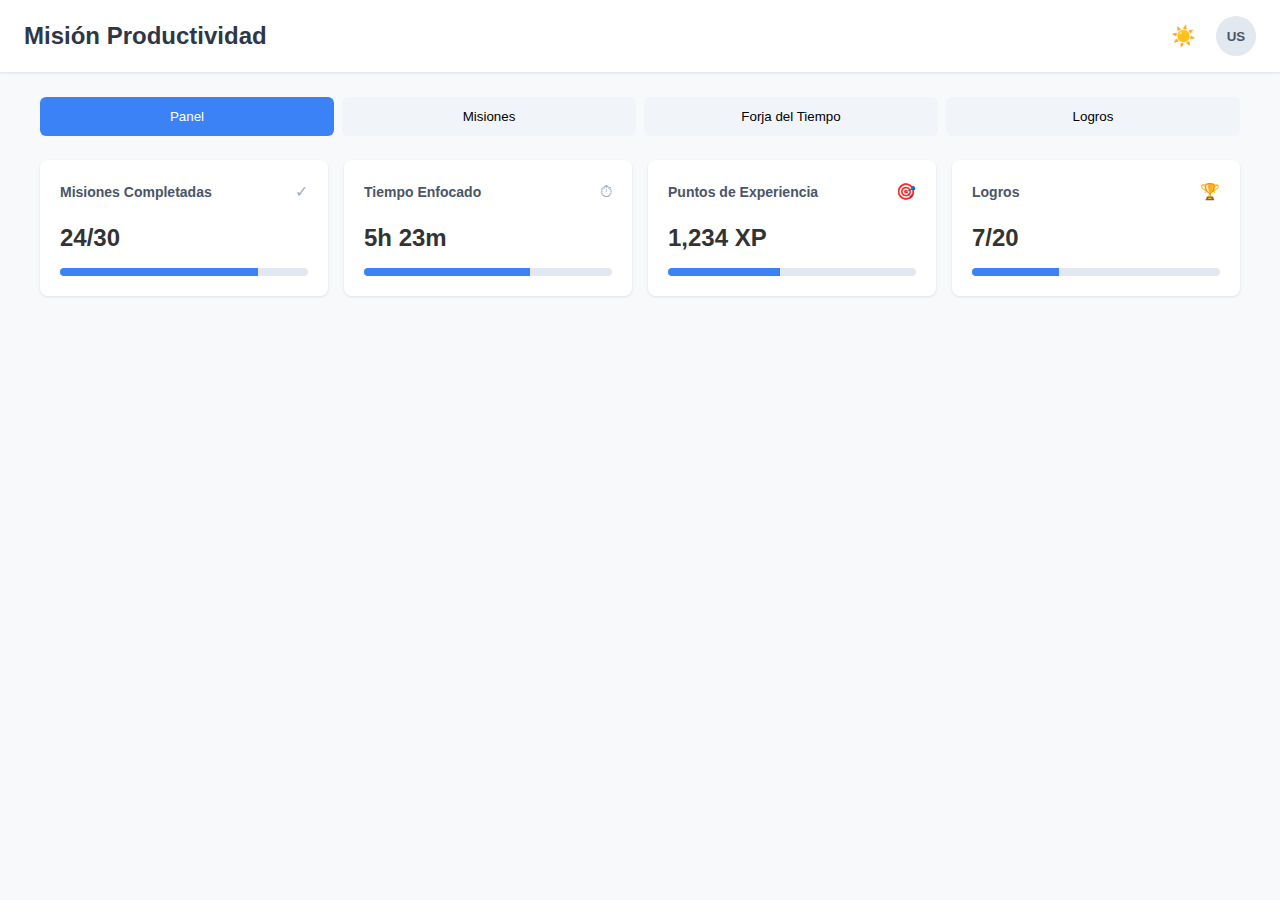
<file: src/main/webapp/index.html>
<!DOCTYPE html>
<html lang="es">
  <head>
    <meta charset="UTF-8" />
    <meta name="viewport" content="width=device-width, initial-scale=1.0" />
    <title>Misión Productividad</title>
    <link rel="stylesheet" href="./css/styles.css" />
  </head>
  <body>
    <div id="app" class="app-container">
      <header class="app-header">
        <h1 class="app-title">Misión Productividad</h1>
        <div class="header-controls">
          <button id="modeToggle" class="mode-toggle" aria-label="Cambiar tema">
            <span class="sun-icon">☀️</span>
            <span class="moon-icon">🌙</span>
          </button>
          <div id="userNav" class="user-nav">
            <button class="user-avatar" aria-label="Menú de usuario">US</button>
            <div class="user-menu hidden">
              <div class="user-info">
                <p class="username">usuario</p>
                <p class="user-level">Nivel 5 Maestro de Productividad</p>
              </div>
              <hr class="menu-divider" />
              <button class="menu-item">
                <span class="icon">👤</span> Perfil
              </button>
              <button class="menu-item">
                <span class="icon">👑</span> Actualizar a Pro
              </button>
              <a href="registro.html" class="menu-item">
                <span class="icon">⚙️</span> Configuración
              </a>
              <hr class="menu-divider" />
              <button class="menu-item">
                <span class="icon">🚪</span> Cerrar sesión
              </button>
              <form action="/testeo/iniciar" method="post">
                <button class="menu-item" type="submit">
                  <span class="icon">🚪</span> Iniciar sesión
                </button>
              </form>
            </div>
          </div>
        </div>
      </header>
      <main class="app-main">
        <div class="tabs-container">
          <div class="tab-list">
            <button class="tab active" data-tab="dashboard">Panel</button>
            <button class="tab" data-tab="todos">Misiones</button>
            <button class="tab" data-tab="timer">Forja del Tiempo</button>
            <button class="tab" data-tab="achievements">Logros</button>
          </div>
          <div id="dashboard" class="tab-content active"></div>
          <div id="todos" class="tab-content"></div>
          <div id="timer" class="tab-content"></div>
          <div id="achievements" class="tab-content"></div>
        </div>
      </main>
    </div>
    <script src="./js/app.js"></script>
  </body>
</html>
</file>
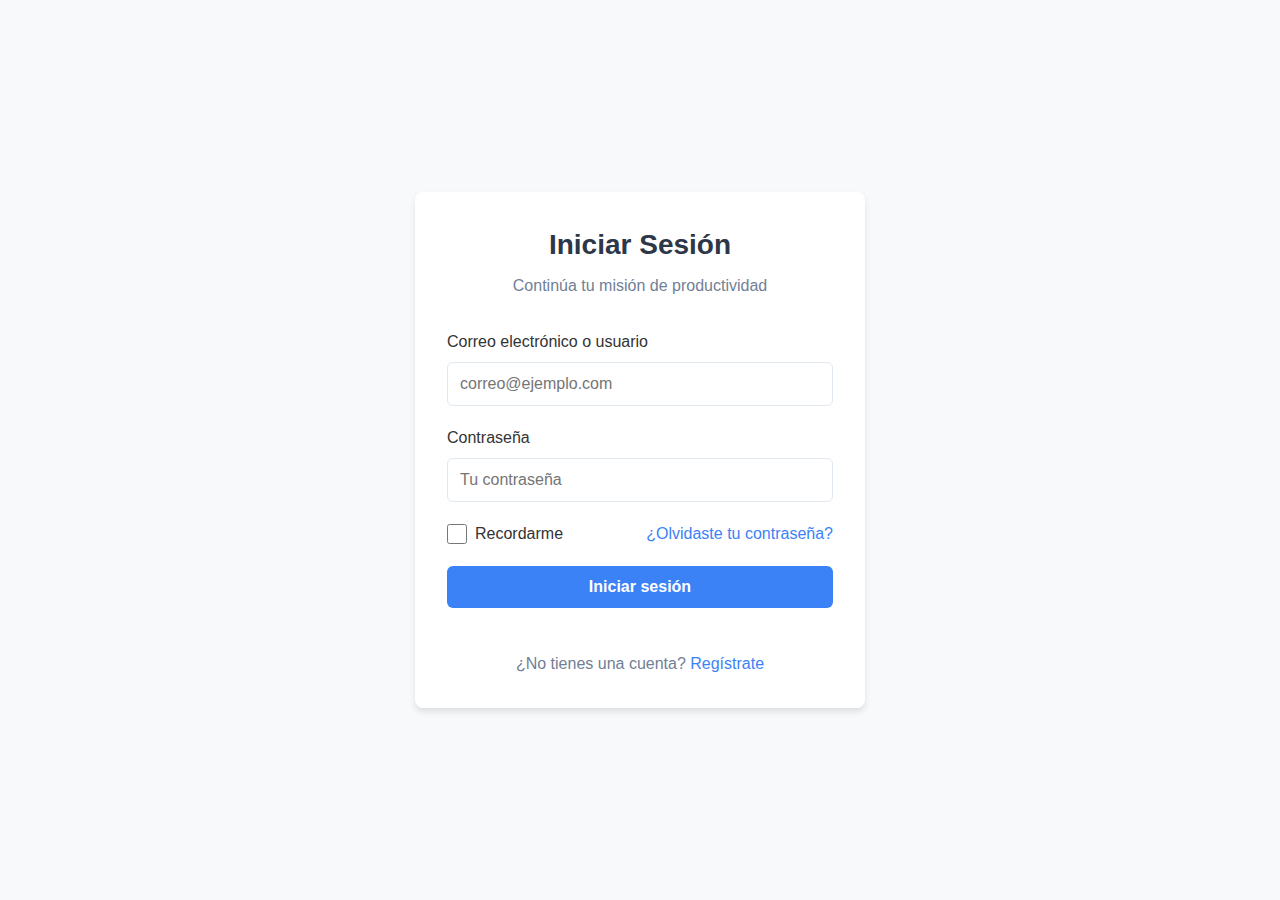
<file: src/main/webapp/login.html>
<!DOCTYPE html>
<html lang="es">
  <head>
    <meta charset="UTF-8" />
    <meta name="viewport" content="width=device-width, initial-scale=1.0" />
    <title>Iniciar Sesión - Misión Productividad</title>
    <link rel="stylesheet" href="css/styles.css" />
    <link rel="stylesheet" href="css/forms.css" />
  </head>
  <body>
    <div class="app-container form-page">
      <div class="form-container">
        <div class="form-header">
          <h1 class="form-title">Iniciar Sesión</h1>
          <p class="form-subtitle">Continúa tu misión de productividad</p>
        </div>

        <form id="loginForm" class="auth-form">
          <div class="form-group">
            <label for="loginEmail">Correo electrónico o usuario</label>
            <input
              type="text"
              id="loginEmail"
              name="loginEmail"
              class="form-input"
              placeholder="correo@ejemplo.com"
              required
            />
          </div>

          <div class="form-group">
            <label for="loginPassword">Contraseña</label>
            <input
              type="password"
              id="loginPassword"
              name="loginPassword"
              class="form-input"
              placeholder="Tu contraseña"
              required
            />
          </div>

          <div class="form-options">
            <div class="checkbox-group">
              <input type="checkbox" id="recordarme" name="recordarme" />
              <label for="recordarme">Recordarme</label>
            </div>
            <a href="#" class="form-link">¿Olvidaste tu contraseña?</a>
          </div>

          <button type="submit" class="form-button">Iniciar sesión</button>

          <div class="form-footer">
            <p>
              ¿No tienes una cuenta?
              <a href="registro.html" class="form-link">Regístrate</a>
            </p>
          </div>
        </form>
      </div>
    </div>

    <!-- <script src="js/forms.js"></script> -->
  </body>
</html>
</file>
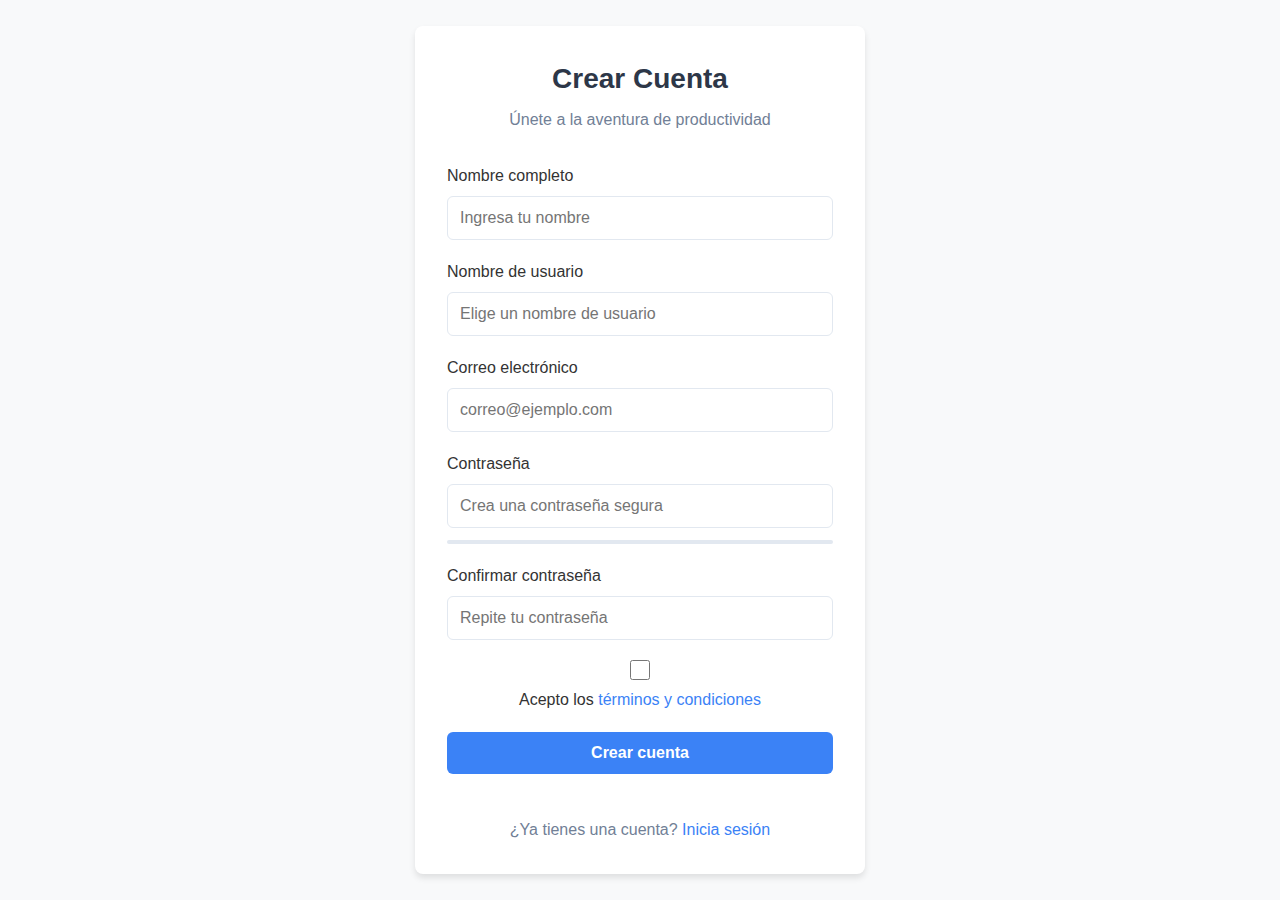
<file: src/main/webapp/registro.html>
<!DOCTYPE html>
<html lang="es">
  <head>
    <meta charset="UTF-8" />
    <meta name="viewport" content="width=device-width, initial-scale=1.0" />
    <title>Registro - Misión Productividad</title>
    <link rel="stylesheet" href="css/styles.css" />
    <link rel="stylesheet" href="css/forms.css" />
  </head>
  <body>
    <div class="app-container form-page">
      <div class="form-container">
        <div class="form-header">
          <h1 class="form-title">Crear Cuenta</h1>
          <p class="form-subtitle">Únete a la aventura de productividad</p>
        </div>

        <form
          id="registroForm"
          class="auth-form"
          method="post"
          action="/testeo/registro-post"
        >
          <div class="form-group">
            <label for="nombre">Nombre completo</label>
            <input
              type="text"
              id="nombre"
              name="nombre"
              class="form-input"
              placeholder="Ingresa tu nombre"
              required
            />
          </div>

          <div class="form-group">
            <label for="usuario">Nombre de usuario</label>
            <input
              type="text"
              id="usuario"
              name="usuario"
              class="form-input"
              placeholder="Elige un nombre de usuario"
              required
            />
          </div>

          <div class="form-group">
            <label for="email">Correo electrónico</label>
            <input
              type="email"
              id="email"
              name="email"
              class="form-input"
              placeholder="correo@ejemplo.com"
              required
            />
          </div>

          <div class="form-group">
            <label for="password">Contraseña</label>
            <input
              type="password"
              id="password"
              name="password"
              class="form-input"
              placeholder="Crea una contraseña segura"
              required
            />
            <div class="password-strength" id="passwordStrength"></div>
          </div>

          <div class="form-group">
            <label for="confirmPassword">Confirmar contraseña</label>
            <input
              type="password"
              id="confirmPassword"
              name="confirmPassword"
              class="form-input"
              placeholder="Repite tu contraseña"
              required
            />
          </div>

          <div class="form-group checkbox-group">
            <input type="checkbox" id="terminos" name="terminos" />
            <label for="terminos"
              >Acepto los
              <a href="#" class="form-link">términos y condiciones</a></label
            >
          </div>

          <button type="submit" class="form-button">Crear cuenta</button>

          <div class="form-footer">
            <p>
              ¿Ya tienes una cuenta?
              <a href="login.html" class="form-link">Inicia sesión</a>
            </p>
          </div>
        </form>
      </div>
    </div>

    <!-- <script src="js/forms.js"></script> -->
  </body>
</html>
</file>
<file: src/main/webapp/css/forms.css>
/* Estilos para los formularios de autenticación */
.form-page {
  display: flex;
  justify-content: center;
  align-items: center;
  min-height: 100vh;
  background-color: #f8f9fa;
  padding: 1rem;
}

.form-container {
  width: 100%;
  max-width: 450px;
  background-color: white;
  border-radius: 0.5rem;
  box-shadow: 0 4px 6px rgba(0, 0, 0, 0.1);
  padding: 2rem;
}

.form-header {
  text-align: center;
  margin-bottom: 2rem;
}

.form-title {
  font-size: 1.75rem;
  font-weight: 700;
  color: #2d3748;
  margin-bottom: 0.5rem;
}

.form-subtitle {
  color: #718096;
  font-size: 1rem;
}

.auth-form {
  display: flex;
  flex-direction: column;
  gap: 1.25rem;
}

.form-group {
  display: flex;
  flex-direction: column;
  gap: 0.5rem;
}

.form-input {
  padding: 0.75rem;
  border: 1px solid #e2e8f0;
  border-radius: 0.375rem;
  font-size: 1rem;
  transition: border-color 0.2s, box-shadow 0.2s;
}

.form-input:focus {
  outline: none;
  border-color: #3b82f6;
  box-shadow: 0 0 0 3px rgba(59, 130, 246, 0.3);
}

.form-input.error {
  border-color: #e53e3e;
}

.error-message {
  color: #e53e3e;
  font-size: 0.875rem;
  margin-top: 0.25rem;
}

.checkbox-group {
  display: flex;
  align-items: center;
  gap: 0.5rem;
}

.checkbox-group input[type="checkbox"] {
  width: 1.25rem;
  height: 1.25rem;
}

.form-options {
  display: flex;
  justify-content: space-between;
  align-items: center;
  flex-wrap: wrap;
  gap: 0.5rem;
}

.form-button {
  padding: 0.75rem 1.5rem;
  background-color: #3b82f6;
  color: white;
  border: none;
  border-radius: 0.375rem;
  font-weight: 600;
  font-size: 1rem;
  cursor: pointer;
  transition: background-color 0.2s;
}

.form-button:hover {
  background-color: #2563eb;
}

.form-footer {
  text-align: center;
  margin-top: 1.5rem;
  color: #718096;
}

.form-link {
  color: #3b82f6;
  text-decoration: none;
  font-weight: 500;
  transition: color 0.2s;
}

.form-link:hover {
  color: #2563eb;
  text-decoration: underline;
}

.password-strength {
  height: 4px;
  width: 100%;
  background-color: #e2e8f0;
  border-radius: 2px;
  margin-top: 0.25rem;
  overflow: hidden;
}

.password-strength::before {
  content: "";
  display: block;
  height: 100%;
  width: 0;
  transition: width 0.3s, background-color 0.3s;
}

.password-strength.weak::before {
  width: 33%;
  background-color: #e53e3e;
}

.password-strength.medium::before {
  width: 66%;
  background-color: #ecc94b;
}

.password-strength.strong::before {
  width: 100%;
  background-color: #48bb78;
}

/* Estilos para modo oscuro */
body.dark .form-page {
  background-color: #1a202c;
}

body.dark .form-container {
  background-color: #2d3748;
}

body.dark .form-title {
  color: #e2e8f0;
}

body.dark .form-subtitle {
  color: #a0aec0;
}

body.dark .form-input {
  background-color: #2d3748;
  border-color: #4a5568;
  color: #e2e8f0;
}

body.dark .form-input:focus {
  border-color: #3b82f6;
}

body.dark .form-footer {
  color: #a0aec0;
}

body.dark .password-strength {
  background-color: #4a5568;
}

/* Responsive */
@media (max-width: 480px) {
  .form-container {
    padding: 1.5rem;
  }

  .form-title {
    font-size: 1.5rem;
  }

  .form-options {
    flex-direction: column;
    align-items: flex-start;
  }
}
</file>
<file: src/main/webapp/css/styles.css>
/* Reset and base styles */
* {
  margin: 0;
  padding: 0;
  box-sizing: border-box;
}

body {
  font-family: -apple-system, BlinkMacSystemFont, "Segoe UI", Roboto, Oxygen, Ubuntu, Cantarell, "Open Sans",
    "Helvetica Neue", sans-serif;
  line-height: 1.5;
  color: #333;
  background-color: #f8f9fa;
}

button {
  cursor: pointer;
  font-family: inherit;
}

/* Hide elements by default */
.hidden {
  display: none !important;
  visibility: hidden !important;
  opacity: 0 !important;
  pointer-events: none !important;
}

/* App container */
.app-container {
  min-height: 100vh;
  display: flex;
  flex-direction: column;
}

/* Header */
.app-header {
  display: flex;
  align-items: center;
  justify-content: space-between;
  padding: 1rem;
  background-color: white;
  border-bottom: 1px solid #e2e8f0;
  box-shadow: 0 1px 2px rgba(0, 0, 0, 0.05);
}

.app-title {
  font-size: 1.5rem;
  font-weight: bold;
  color: #2d3748;
}

.header-controls {
  display: flex;
  align-items: center;
  gap: 1rem;
}

/* Mode toggle */
.mode-toggle {
  background: none;
  border: none;
  font-size: 1.25rem;
  padding: 0.25rem;
  border-radius: 0.25rem;
  transition: background-color 0.2s;
}

.mode-toggle:hover {
  background-color: #f1f5f9;
}

.sun-icon {
  display: inline;
}

.moon-icon {
  display: none;
}

/* User navigation */
.user-nav {
  position: relative;
}

.user-avatar {
  width: 2.5rem;
  height: 2.5rem;
  border-radius: 50%;
  background-color: #e2e8f0;
  border: none;
  display: flex;
  align-items: center;
  justify-content: center;
  font-weight: bold;
  color: #4a5568;
  transition: background-color 0.2s;
}

.user-avatar:hover {
  background-color: #cbd5e0;
}

.user-menu {
  position: absolute;
  right: 0;
  top: 100%;
  margin-top: 0.5rem;
  background-color: white;
  border: 1px solid #e2e8f0;
  border-radius: 0.5rem;
  box-shadow: 0 4px 6px rgba(0, 0, 0, 0.1);
  width: 250px;
  z-index: 10;
  /* Ensure menu is hidden by default */
  display: none;
  visibility: hidden;
  opacity: 0;
  pointer-events: none;
  transition: opacity 0.2s ease-in-out;
}

.user-menu:not(.hidden) {
  display: block;
  visibility: visible;
  opacity: 1;
  pointer-events: auto;
}

.user-info {
  padding: 1rem;
}

.username {
  font-weight: 600;
  margin-bottom: 0.25rem;
}

.user-level {
  font-size: 0.875rem;
  color: #718096;
}

.menu-divider {
  border: none;
  border-top: 1px solid #e2e8f0;
  margin: 0.5rem 0;
}

.menu-item {
  display: flex;
  align-items: center;
  width: 100%;
  padding: 0.75rem 1rem;
  text-align: left;
  background: none;
  border: none;
  transition: background-color 0.2s;
}

.menu-item:hover {
  background-color: #f7fafc;
}

.icon {
  margin-right: 0.5rem;
}

/* Main content */
.app-main {
  flex: 1;
  padding: 1.5rem;
  overflow: auto;
}

/* Tabs */
.tabs-container {
  max-width: 1200px;
  margin: 0 auto;
}

.tab-list {
  display: grid;
  grid-template-columns: repeat(2, 1fr);
  gap: 0.5rem;
  margin-bottom: 1.5rem;
}

.tab {
  padding: 0.75rem;
  background-color: #f1f5f9;
  border: none;
  border-radius: 0.375rem;
  font-weight: 500;
  transition: all 0.2s;
}

.tab:hover {
  background-color: #e2e8f0;
}

.tab.active {
  background-color: #3b82f6;
  color: white;
}

.tab-content {
  display: none;
}

.tab-content.active {
  display: block;
}

/* Dashboard */
.dashboard-grid {
  display: grid;
  grid-template-columns: 1fr;
  gap: 1rem;
}

.card {
  background-color: white;
  border-radius: 0.5rem;
  box-shadow: 0 1px 3px rgba(0, 0, 0, 0.1);
  padding: 1.25rem;
  transition: transform 0.2s, box-shadow 0.2s;
}

.card:hover {
  transform: translateY(-2px);
  box-shadow: 0 4px 6px rgba(0, 0, 0, 0.1);
}

.card-header {
  display: flex;
  justify-content: space-between;
  align-items: center;
  margin-bottom: 1rem;
}

.card-title {
  font-size: 0.875rem;
  font-weight: 600;
  color: #4a5568;
}

.card-icon {
  color: #a0aec0;
}

.card-value {
  font-size: 1.5rem;
  font-weight: 700;
  margin-bottom: 0.75rem;
}

.progress-bar {
  height: 0.5rem;
  background-color: #e2e8f0;
  border-radius: 9999px;
  overflow: hidden;
}

.progress {
  height: 100%;
  background-color: #3b82f6;
}

/* Todo list */
.todo-container {
  max-width: 600px;
  margin: 0 auto;
}

.todo-input-container {
  display: flex;
  flex-direction: column;
  gap: 0.5rem;
  margin-bottom: 1rem;
}

.todo-input {
  padding: 0.75rem;
  border: 1px solid #e2e8f0;
  border-radius: 0.375rem;
  font-size: 1rem;
}

.todo-input:focus {
  outline: none;
  border-color: #3b82f6;
  box-shadow: 0 0 0 3px rgba(59, 130, 246, 0.3);
}

.add-todo-btn {
  padding: 0.75rem 1rem;
  background-color: #3b82f6;
  color: white;
  border: none;
  border-radius: 0.375rem;
  font-weight: 500;
  transition: background-color 0.2s;
}

.add-todo-btn:hover {
  background-color: #2563eb;
}

.todo-list-container {
  background-color: white;
  border-radius: 0.5rem;
  box-shadow: 0 1px 3px rgba(0, 0, 0, 0.1);
  padding: 1rem;
  max-height: 400px;
  overflow-y: auto;
}

.todo-item {
  display: flex;
  align-items: center;
  padding: 0.75rem;
  border-bottom: 1px solid #e2e8f0;
}

.todo-item:last-child {
  border-bottom: none;
}

.todo-checkbox {
  margin-right: 0.75rem;
  width: 1.25rem;
  height: 1.25rem;
}

.todo-text {
  flex: 1;
}

.todo-text.completed {
  text-decoration: line-through;
  color: #a0aec0;
}

.todo-icon {
  color: #a0aec0;
  margin-left: 0.5rem;
}

.empty-state {
  text-align: center;
  padding: 2rem 0;
  color: #a0aec0;
}

/* Timer */
.timer-container {
  max-width: 500px;
  margin: 0 auto;
  background-color: white;
  border-radius: 0.5rem;
  box-shadow: 0 1px 3px rgba(0, 0, 0, 0.1);
  padding: 2rem;
  text-align: center;
}

.timer-title {
  font-size: 1.5rem;
  font-weight: 600;
  margin-bottom: 1.5rem;
}

.timer-display {
  font-size: 4rem;
  font-weight: 700;
  margin-bottom: 2rem;
  font-variant-numeric: tabular-nums;
}

.timer-controls {
  display: flex;
  justify-content: center;
  gap: 1rem;
  margin-bottom: 1.5rem;
}

.timer-btn {
  padding: 0.75rem 1.5rem;
  border: none;
  border-radius: 0.375rem;
  font-weight: 500;
  transition: all 0.2s;
}

.start-btn {
  background-color: #3b82f6;
  color: white;
}

.start-btn:hover {
  background-color: #2563eb;
}

.reset-btn {
  background-color: #f1f5f9;
  color: #4a5568;
}

.reset-btn:hover {
  background-color: #e2e8f0;
}

.timer-set {
  display: flex;
  flex-direction: column;
  align-items: center;
  gap: 0.75rem;
}

.timer-label {
  font-weight: 500;
}

.timer-input-group {
  display: flex;
  gap: 0.5rem;
}

.timer-input {
  width: 5rem;
  padding: 0.5rem;
  border: 1px solid #e2e8f0;
  border-radius: 0.375rem;
  text-align: center;
}

.set-btn {
  padding: 0.5rem 1rem;
  background-color: #f1f5f9;
  color: #4a5568;
  border: none;
  border-radius: 0.375rem;
  font-weight: 500;
  transition: background-color 0.2s;
}

.set-btn:hover {
  background-color: #e2e8f0;
}

/* Achievements */
.achievements-container {
  max-width: 700px;
  margin: 0 auto;
  background-color: white;
  border-radius: 0.5rem;
  box-shadow: 0 1px 3px rgba(0, 0, 0, 0.1);
  padding: 1.5rem;
}

.achievements-title {
  font-size: 1.5rem;
  font-weight: 600;
  margin-bottom: 1.5rem;
}

.achievements-list {
  max-height: 500px;
  overflow-y: auto;
}

.achievement-item {
  display: flex;
  align-items: flex-start;
  padding: 1rem;
  border-bottom: 1px solid #e2e8f0;
}

.achievement-item:last-child {
  border-bottom: none;
}

.achievement-icon {
  font-size: 1.5rem;
  margin-right: 1rem;
  opacity: 0.5;
}

.achievement-icon.completed {
  opacity: 1;
  color: #ecc94b;
}

.achievement-info {
  flex: 1;
}

.achievement-name {
  font-weight: 600;
  margin-bottom: 0.25rem;
}

.achievement-desc {
  font-size: 0.875rem;
  color: #718096;
}

.achievement-badge {
  font-size: 0.75rem;
  font-weight: 500;
  padding: 0.25rem 0.5rem;
  border-radius: 9999px;
  background-color: #e2e8f0;
  color: #4a5568;
  margin-left: 0.5rem;
}

.achievement-badge.completed {
  background-color: #48bb78;
  color: white;
}

/* Dark mode */
body.dark {
  background-color: #1a202c;
  color: #e2e8f0;
}

body.dark .app-header {
  background-color: #2d3748;
  border-color: #4a5568;
}

body.dark .app-title {
  color: #e2e8f0;
}

body.dark .mode-toggle:hover {
  background-color: #4a5568;
}

body.dark .sun-icon {
  display: none;
}

body.dark .moon-icon {
  display: inline;
}

body.dark .user-avatar {
  background-color: #4a5568;
  color: #e2e8f0;
}

body.dark .user-avatar:hover {
  background-color: #718096;
}

body.dark .user-menu {
  background-color: #2d3748;
  border-color: #4a5568;
}

body.dark .user-level {
  color: #a0aec0;
}

body.dark .menu-divider {
  border-color: #4a5568;
}

body.dark .menu-item:hover {
  background-color: #4a5568;
}

body.dark .tab {
  background-color: #2d3748;
  color: #e2e8f0;
}

body.dark .tab:hover {
  background-color: #4a5568;
}

body.dark .tab.active {
  background-color: #3b82f6;
}

body.dark .card {
  background-color: #2d3748;
}

body.dark .card-title {
  color: #e2e8f0;
}

body.dark .progress-bar {
  background-color: #4a5568;
}

body.dark .todo-input {
  background-color: #2d3748;
  border-color: #4a5568;
  color: #e2e8f0;
}

body.dark .todo-input:focus {
  border-color: #3b82f6;
}

body.dark .todo-list-container {
  background-color: #2d3748;
}

body.dark .todo-item {
  border-color: #4a5568;
}

body.dark .empty-state {
  color: #718096;
}

body.dark .timer-container {
  background-color: #2d3748;
}

body.dark .reset-btn {
  background-color: #4a5568;
  color: #e2e8f0;
}

body.dark .reset-btn:hover {
  background-color: #718096;
}

body.dark .timer-input {
  background-color: #2d3748;
  border-color: #4a5568;
  color: #e2e8f0;
}

body.dark .set-btn {
  background-color: #4a5568;
  color: #e2e8f0;
}

body.dark .set-btn:hover {
  background-color: #718096;
}

body.dark .achievements-container {
  background-color: #2d3748;
}

body.dark .achievement-desc {
  color: #a0aec0;
}

body.dark .achievement-item {
  border-color: #4a5568;
}

/* Responsive design */
@media (min-width: 640px) {
  .app-header {
    padding: 1rem 1.5rem;
  }

  .tab-list {
    grid-template-columns: repeat(4, 1fr);
  }

  .todo-input-container {
    flex-direction: row;
  }

  .todo-input {
    flex: 1;
  }

  .timer-set {
    flex-direction: row;
  }

  .achievement-item {
    align-items: center;
  }
}

@media (min-width: 768px) {
  .dashboard-grid {
    grid-template-columns: repeat(2, 1fr);
  }
}

@media (min-width: 1024px) {
  .dashboard-grid {
    grid-template-columns: repeat(4, 1fr);
  }
}
</file>
